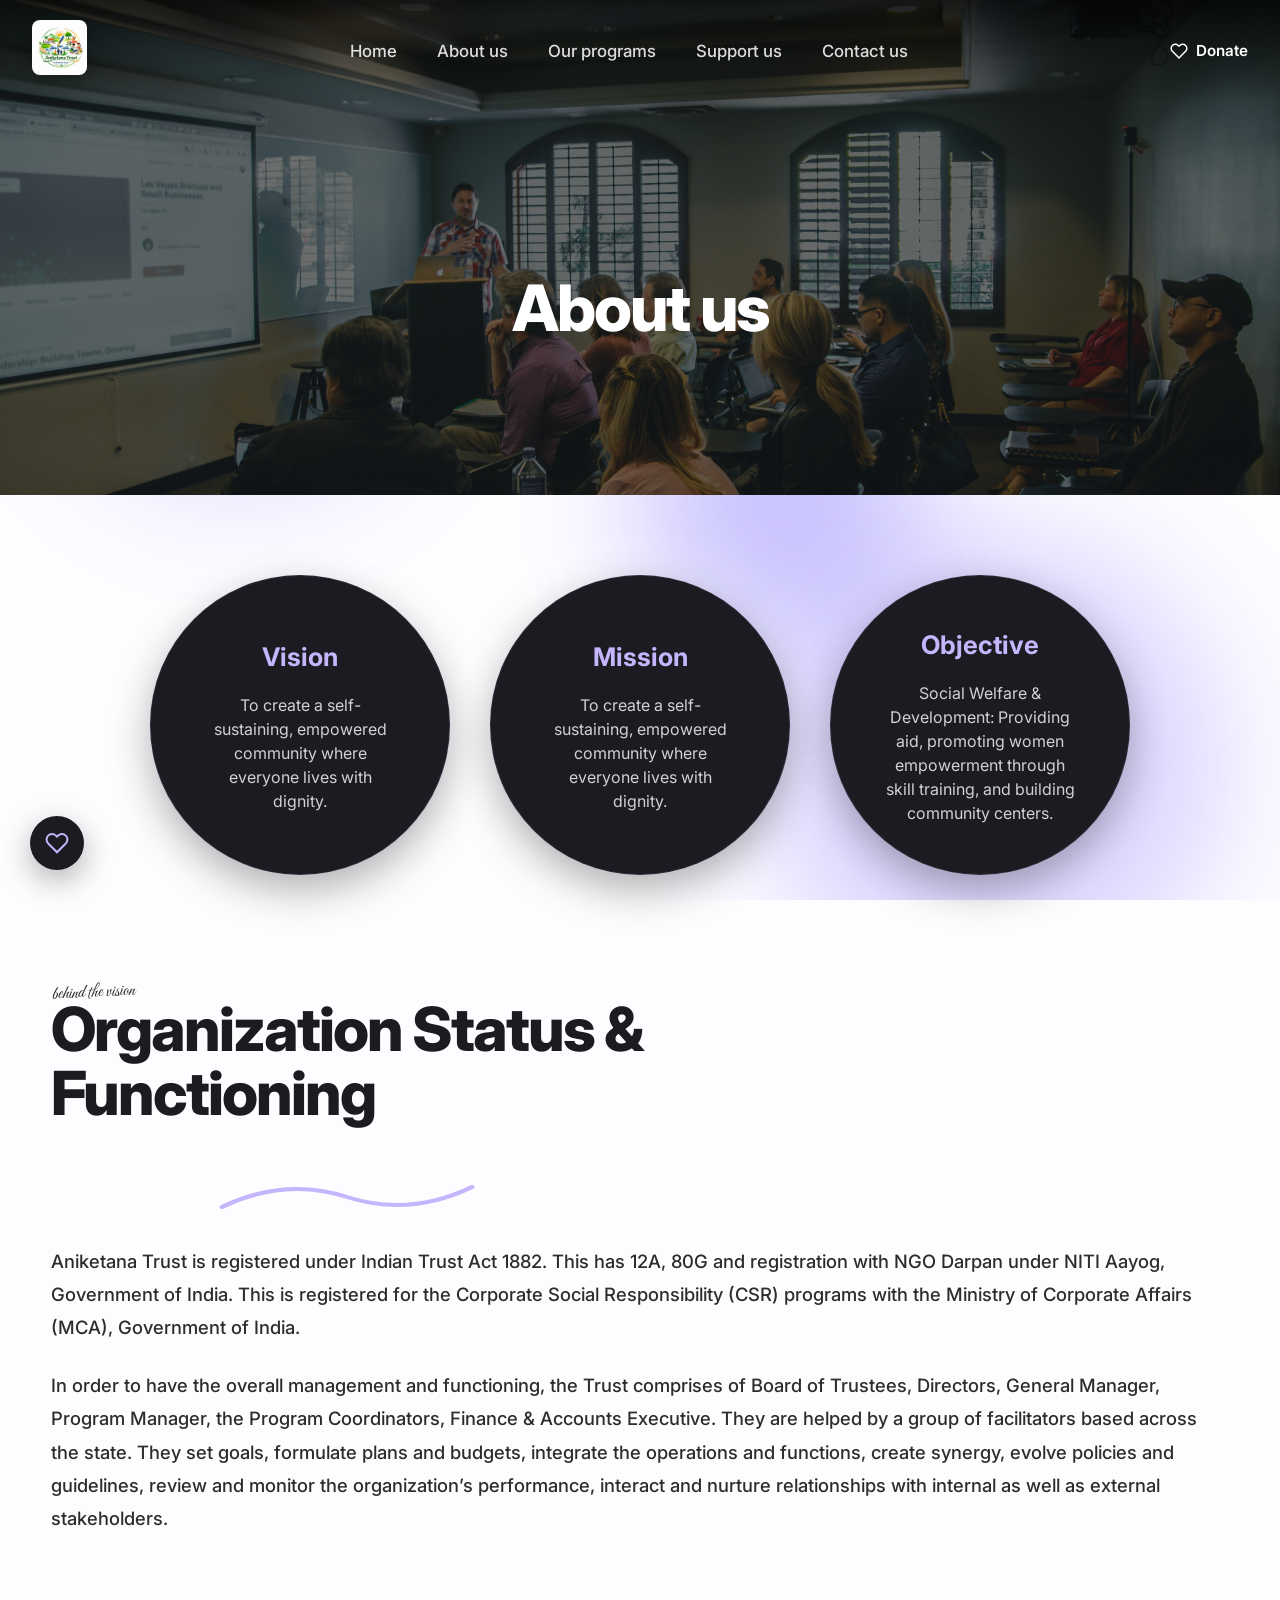
<file: about.html>
<!DOCTYPE html>
<html lang="en">

<head>
    <meta charset="UTF-8">
    <meta name="viewport" content="width=device-width, initial-scale=1.0">
    <title>About Us</title>
    <link rel="preconnect" href="https://fonts.googleapis.com">
    <link rel="preconnect" href="https://fonts.gstatic.com" crossorigin>
    <link
        href="https://fonts.googleapis.com/css2?family=Poppins:wght@300;400;500;600;700&family=Great+Vibes&family=Inter:wght@400;500;600;700&display=swap"
        rel="stylesheet">
    <link rel="stylesheet" href="style.css">
</head>

<body>
    <div class="progress-container">
        <div class="progress-bar" id="progressBar"></div>
    </div>

    <!-- Ambient Floating Orbs -->
    <div class="floating-orbs">
        <div class="orb orb-1"></div>
        <div class="orb orb-2"></div>
        <div class="orb orb-3"></div>
    </div>
    <header class="transparent-header">
        <nav class="nav-container">
            <div class="logo">
                <a href="index.html#home"><img src="logo.jpeg" alt="Aniketana Trust Logo"></a>
            </div>

            <ul class="nav-links">
                <li><a href="index.html">Home</a></li>
                <li><a href="about.html">About us</a></li>
                <li><a href="programs.html">Our programs</a></li>
                <li><a href="index.html#support">Support us</a></li>
                <li><a href="index.html#contact">Contact us</a></li>
            </ul>

            <button class="hamburger" id="hamburger">
                <span></span>
                <span></span>
                <span></span>
            </button>

            <div class="nav-actions">
                <a href="index.html#support" class="donate-btn">
                    <svg width="18" height="18" viewBox="0 0 24 24" fill="none" stroke="currentColor" stroke-width="2"
                        stroke-linecap="round" stroke-linejoin="round">
                        <path
                            d="M20.84 4.61a5.5 5.5 0 0 0-7.78 0L12 5.67l-1.06-1.06a5.5 5.5 0 0 0-7.78 7.78l1.06 1.06L12 21.23l7.78-7.78 1.06-1.06a5.5 5.5 0 0 0 0-7.78z">
                        </path>
                    </svg>
                    Donate
                </a>
            </div>
        </nav>
    </header>

    <main>
        <section class="hero-subpage" style="background-image: url('teaching.jpg');">
            <div class="hero-overlay"></div>
            <div class="hero-content">
                <h1 class="hero-headline">About us</h1>
            </div>
        </section>

        <section class="container" style="padding: 80px 0;">
            <div id="about">
                <div class="vm-cards">
                    <div class="vm-card">
                        <h3>Vision</h3>
                        <p>To create a self-sustaining, empowered community where everyone lives with dignity.</p>
                    </div>
                    <div class="vm-card">
                        <h3>Mission</h3>
                        <p>To create a self-sustaining, empowered community where everyone lives with dignity.</p>
                    </div>
                    <div class="vm-card">
                        <h3>Objective</h3>
                        <p>Social Welfare & Development: Providing aid, promoting women empowerment through skill
                            training, and building community centers.</p>
                    </div>
                </div>

                <div class="about-org-box animate-in">
                    <p class="section-accent">behind the vision</p>
                    <h2>
                        Organization Status & <br> Functioning
                        <svg class="section-swoosh" viewBox="0 0 200 40" preserveAspectRatio="none">
                            <path d="M0 35 Q 50 5, 100 25 T 200 15" fill="none" class="animated-swoosh" />
                        </svg>
                        <br> <br>
                    </h2>
                    <p>Aniketana Trust is registered under Indian Trust Act 1882. This has 12A, 80G and registration
                        with NGO Darpan under NITI Aayog, Government of India. This is registered for the Corporate
                        Social Responsibility (CSR) programs with the Ministry of Corporate Affairs (MCA), Government of
                        India.</p>
                    <p>In order to have the overall management and functioning, the Trust comprises of Board of
                        Trustees, Directors, General Manager, Program Manager, the Program Coordinators, Finance &
                        Accounts Executive. They are helped by a group of facilitators based across the state. They set
                        goals, formulate plans and budgets, integrate the operations and functions, create synergy,
                        evolve policies and guidelines, review and monitor the organization’s performance, interact and
                        nurture relationships with internal as well as external stakeholders.</p>
                </div>
            </div>
        </section>
    </main>

    <!-- Floating Support Badge -->
    <a href="index.html#support" class="floating-badge">
        <div class="badge-content">
            <svg width="24" height="24" viewBox="0 0 24 24" fill="none" stroke="currentColor" stroke-width="2">
                <path
                    d="M20.84 4.61a5.5 5.5 0 0 0-7.78 0L12 5.67l-1.06-1.06a5.5 5.5 0 0 0-7.78 7.78l1.06 1.06L12 21.23l7.78-7.78 1.06-1.06a5.5 5.5 0 0 0 0-7.78z">
                </path>
            </svg>
            <span>Support Us</span>
        </div>
    </a>

    <!-- Scroll to Top Button -->
    <a href="#" class="scroll-top" id="scrollTop">
        &#8593;
    </a>

    <script>
        // Scroll handling: top button & progress bar
        const scrollBtn = document.getElementById('scrollTop');
        const progBar = document.getElementById('progressBar');

        if (scrollBtn || progBar) {
            window.addEventListener('scroll', function () {
                const winScroll = document.body.scrollTop || document.documentElement.scrollTop;
                const height = document.documentElement.scrollHeight - document.documentElement.clientHeight;
                const scrolled = (winScroll / height) * 100;

                if (progBar) progBar.style.width = scrolled + "%";

                if (scrollBtn) {
                    if (winScroll > 300) {
                        scrollBtn.classList.add('show');
                    } else {
                        scrollBtn.classList.remove('show');
                    }
                }
            });
        }

        // Intersection Observer for Scroll Animations
        const observerOptions = {
            threshold: 0.15
        };

        const observer = new IntersectionObserver((entries) => {
            entries.forEach(entry => {
                if (entry.isIntersecting) {
                    entry.target.classList.add('animate-in');
                }
            });
        }, observerOptions);

        document.querySelectorAll('section, .vm-card, .about-org-box').forEach(el => {
            observer.observe(el);
        });

        // Mobile Menu Toggle
        const hamburger = document.getElementById('hamburger');
        const navLinks = document.querySelector('.nav-links');
        if (hamburger && navLinks) {
            hamburger.addEventListener('click', () => {
                hamburger.classList.toggle('active');
                navLinks.classList.toggle('active');
            });

            // Close menu when clicking a link
            document.querySelectorAll('.nav-links a').forEach(link => {
                link.addEventListener('click', () => {
                    hamburger.classList.remove('active');
                    navLinks.classList.remove('active');
                });
            });
        }
    </script>
</body>

</html>
</file>
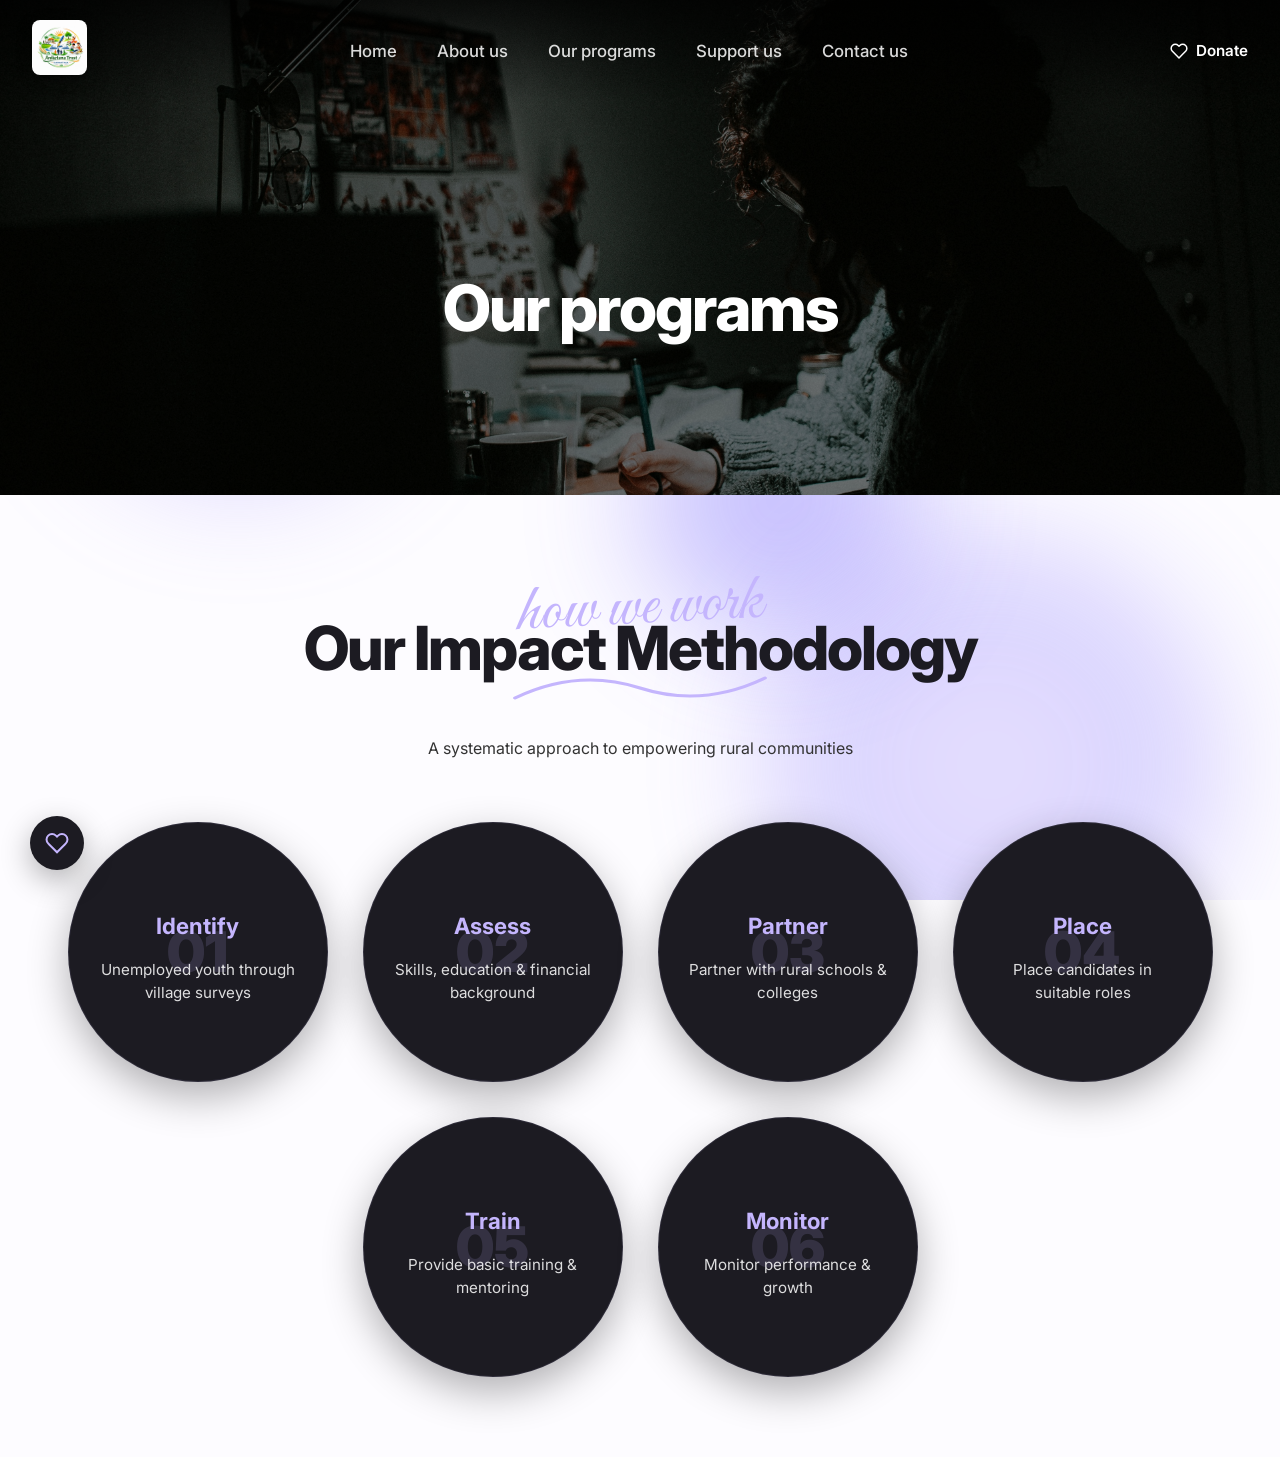
<file: programs.html>
<!DOCTYPE html>
<html lang="en">

<head>
    <meta charset="UTF-8">
    <meta name="viewport" content="width=device-width, initial-scale=1.0">
    <title>Programs</title>
    <link rel="preconnect" href="https://fonts.googleapis.com">
    <link rel="preconnect" href="https://fonts.gstatic.com" crossorigin>
    <link
        href="https://fonts.googleapis.com/css2?family=Poppins:wght@300;400;500;600;700&family=Great+Vibes&family=Inter:wght@400;500;600;700&display=swap"
        rel="stylesheet">
    <link rel="stylesheet" href="style.css">
</head>

<body>
    <div class="progress-container">
        <div class="progress-bar" id="progressBar"></div>
    </div>

    <!-- Ambient Floating Orbs -->
    <div class="floating-orbs">
        <div class="orb orb-1"></div>
        <div class="orb orb-2"></div>
        <div class="orb orb-3"></div>
    </div>

    <header class="transparent-header">
        <nav class="nav-container">
            <div class="logo">
                <a href="index.html#home"><img src="logo.jpeg" alt="Aniketana Trust Logo"></a>
            </div>

            <ul class="nav-links">
                <li><a href="index.html">Home</a></li>
                <li><a href="about.html">About us</a></li>
                <li><a href="programs.html">Our programs</a></li>
                <li><a href="index.html#support">Support us</a></li>
                <li><a href="index.html#contact">Contact us</a></li>
            </ul>

            <button class="hamburger" id="hamburger">
                <span></span>
                <span></span>
                <span></span>
            </button>

            <div class="nav-actions">
                <a href="index.html#support" class="donate-btn">
                    <svg width="18" height="18" viewBox="0 0 24 24" fill="none" stroke="currentColor" stroke-width="2"
                        stroke-linecap="round" stroke-linejoin="round">
                        <path
                            d="M20.84 4.61a5.5 5.5 0 0 0-7.78 0L12 5.67l-1.06-1.06a5.5 5.5 0 0 0-7.78 7.78l1.06 1.06L12 21.23l7.78-7.78 1.06-1.06a5.5 5.5 0 0 0 0-7.78z">
                        </path>
                    </svg>
                    Donate
                </a>
            </div>
        </nav>
    </header>

    <main>
        <section class="hero-subpage" style="background-image: url('skill.jpg');">
            <div class="hero-overlay"></div>
            <div class="hero-content">
                <h1 class="hero-headline">Our programs</h1>
            </div>
        </section>

        <section class="container" style="padding: 80px 0;">
            <div class="section-header animate-in">
                <p class="section-accent">how we work</p>
                <h2>
                    Our Impact Methodology
                    <svg class="section-swoosh" viewBox="0 0 200 40" preserveAspectRatio="none">
                        <path d="M0 35 Q 50 5, 100 25 T 200 15" fill="none" class="animated-swoosh" />
                    </svg>
                </h2>
                <p>A systematic approach to empowering rural communities</p>
            </div>
            <div class="process-grid" id="programs">
                <div class="process-card">
                    <div class="step-num">01</div>
                    <h3>Identify</h3>
                    <p>Unemployed youth through village surveys</p>
                </div>
                <div class="process-card">
                    <div class="step-num">02</div>
                    <h3>Assess</h3>
                    <p>Skills, education & financial background</p>
                </div>
                <div class="process-card">
                    <div class="step-num">03</div>
                    <h3>Partner</h3>
                    <p>Partner with rural schools & colleges</p>
                </div>
                <div class="process-card">
                    <div class="step-num">04</div>
                    <h3>Place</h3>
                    <p>Place candidates in suitable roles</p>
                </div>
                <div class="process-card">
                    <div class="step-num">05</div>
                    <h3>Train</h3>
                    <p>Provide basic training & mentoring</p>
                </div>
                <div class="process-card">
                    <div class="step-num">06</div>
                    <h3>Monitor</h3>
                    <p>Monitor performance & growth</p>
                </div>
            </div>
        </section>
    </main>

    <!-- Floating Support Badge -->
    <a href="index.html#support" class="floating-badge">
        <div class="badge-content">
            <svg width="24" height="24" viewBox="0 0 24 24" fill="none" stroke="currentColor" stroke-width="2">
                <path
                    d="M20.84 4.61a5.5 5.5 0 0 0-7.78 0L12 5.67l-1.06-1.06a5.5 5.5 0 0 0-7.78 7.78l1.06 1.06L12 21.23l7.78-7.78 1.06-1.06a5.5 5.5 0 0 0 0-7.78z">
                </path>
            </svg>
            <span>Support Us</span>
        </div>
    </a>

    <!-- Scroll to Top Button -->
    <a href="#" class="scroll-top" id="scrollTop">
        &#8593;
    </a>

    <script>
        const scrollBtn = document.getElementById('scrollTop');
        const progBar = document.getElementById('progressBar');

        if (scrollBtn || progBar) {
            window.addEventListener('scroll', function () {
                const winScroll = document.body.scrollTop || document.documentElement.scrollTop;
                const height = document.documentElement.scrollHeight - document.documentElement.clientHeight;
                const scrolled = (winScroll / height) * 100;

                if (progBar) progBar.style.width = scrolled + "%";

                if (scrollBtn) {
                    if (winScroll > 300) {
                        scrollBtn.classList.add('show');
                    } else {
                        scrollBtn.classList.remove('show');
                    }
                }
            });
        }

        // Intersection Observer for Scroll Animations
        const observerOptions = {
            threshold: 0.15
        };

        const observer = new IntersectionObserver((entries) => {
            entries.forEach(entry => {
                if (entry.isIntersecting) {
                    entry.target.classList.add('animate-in');
                }
            });
        }, observerOptions);

        document.querySelectorAll('section, .process-card').forEach(el => {
            observer.observe(el);
        });

        // Mobile Menu Toggle
        const hamburger = document.getElementById('hamburger');
        const navLinks = document.querySelector('.nav-links');
        if (hamburger && navLinks) {
            hamburger.addEventListener('click', () => {
                hamburger.classList.toggle('active');
                navLinks.classList.toggle('active');
            });

            // Close menu when clicking a link
            document.querySelectorAll('.nav-links a').forEach(link => {
                link.addEventListener('click', () => {
                    hamburger.classList.remove('active');
                    navLinks.classList.remove('active');
                });
            });
        }
    </script>
</body>

</html>
</file>
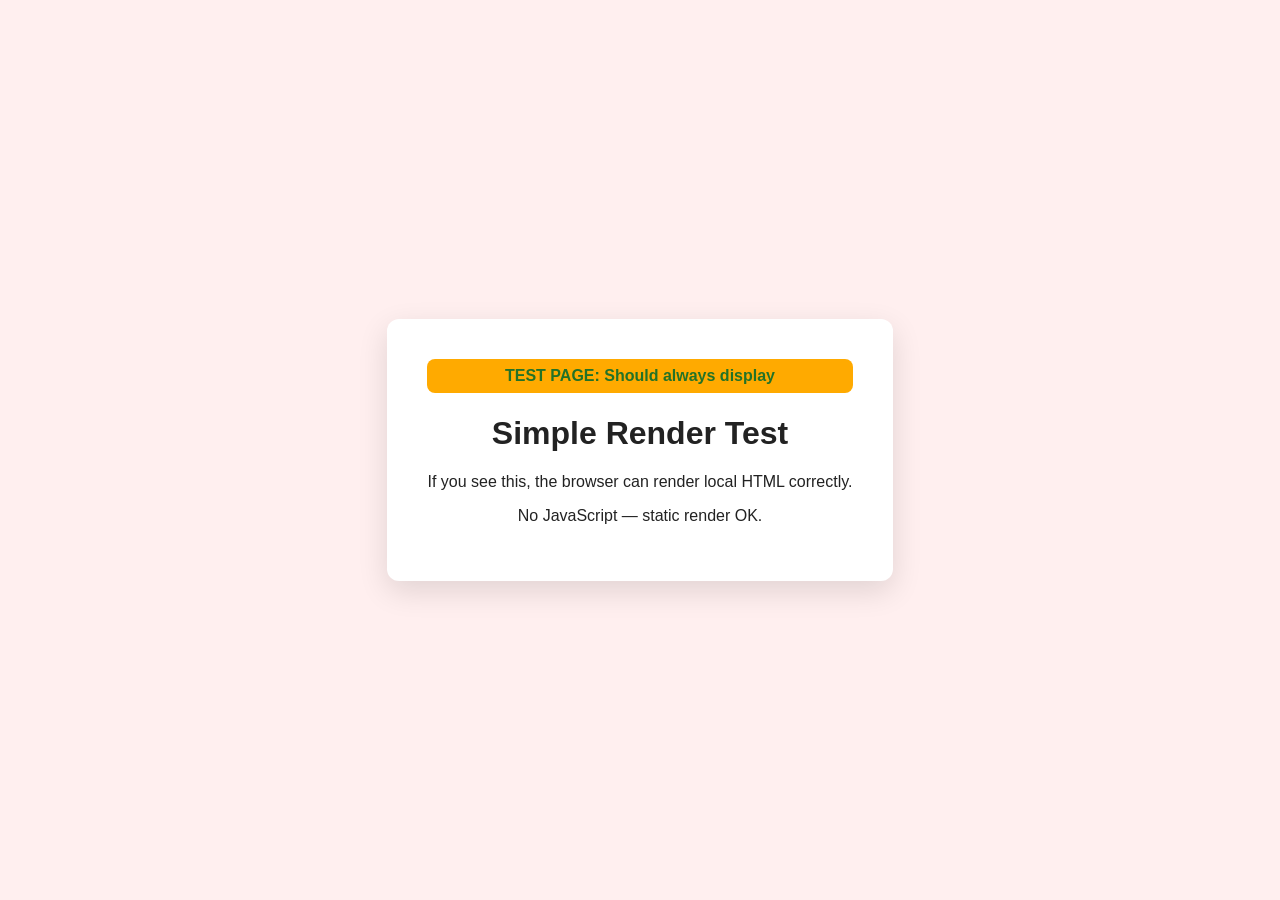
<file: test-render.html>
<!doctype html>
<html>
<head>
  <meta charset="utf-8">
  <title>Render Test</title>
  <style>body{background:#ffefef;font-family:Arial,sans-serif;color:#222;display:flex;align-items:center;justify-content:center;height:100vh;margin:0}#box{background:#fff;padding:40px;border-radius:12px;box-shadow:0 10px 30px rgba(0,0,0,0.12);text-align:center}#debug{background:#FFAA00;color:#237227;padding:8px 12px;border-radius:8px;margin-bottom:12px;font-weight:700}</style>
</head>
<body>
  <div id="box">
    <div id="debug">TEST PAGE: Should always display</div>
    <h1>Simple Render Test</h1>
    <p>If you see this, the browser can render local HTML correctly.</p>
    <p id="log">No JavaScript — static render OK.</p>
  </div>
  <!-- JavaScript removed for static rendering -->
</body>
</html>
</file>
<file: style.css>
* {
    margin: 0;
    padding: 0;
    box-sizing: border-box;
    font-family: 'Inter', sans-serif;
}

html {
    scroll-behavior: smooth;
}

body {
    background: #fdfcff;
    color: #333;
    line-height: 1.6;
    position: relative; /* Ensure orbs can sit behind */
}

.container {
    width: 92%;
    max-width: 1400px;
    margin: auto;
}

/* NAVBAR - INSPIRED */
.transparent-header {
    position: absolute;
    top: 0;
    left: 0;
    width: 100%;
    z-index: 1000;
    background: linear-gradient(to bottom, rgba(0, 0, 0, 0.7) 0%, rgba(0, 0, 0, 0) 100%);
    border-bottom: none;
}

/* PROGRESS BAR */
.progress-container {
    position: fixed;
    top: 0;
    left: 0;
    width: 100%;
    height: 3px;
    background: transparent;
    z-index: 9999;
}

.progress-bar {
    height: 100%;
    background: #6d5dfc;
    width: 0%;
    transition: width 0.1s ease;
    box-shadow: 0 0 10px rgba(109, 93, 252, 0.5);
}

/* FLOATING ORBS BACKGROUND */
.floating-orbs {
    position: fixed;
    top: 0;
    left: 0;
    width: 100%;
    height: 100%;
    pointer-events: none;
    z-index: -1;
    overflow: hidden;
}

.orb {
    position: absolute;
    border-radius: 50%;
    filter: blur(60px); /* Slightly sharper blur */
    opacity: 0.35; /* Much more visible */
    will-change: transform;
    pointer-events: none;
}

.orb-1 {
    width: 350px;
    height: 350px;
    background: radial-gradient(circle, #6d5dfc, #c4b5fd);
    top: 15%;
    left: 5%;
    animation: orbFloat1 25s infinite alternate ease-in-out;
}

.orb-2 {
    width: 450px;
    height: 450px;
    background: radial-gradient(circle, #c4b5fd, #6d5dfc);
    top: 60%;
    right: 5%;
    animation: orbFloat2 30s infinite alternate ease-in-out;
}

.orb-3 {
    width: 280px;
    height: 280px;
    background: #6d5dfc;
    top: 40%;
    left: 50%;
    animation: orbFloat3 22s infinite alternate ease-in-out;
}

@keyframes orbFloat1 {
    from { transform: translate(0, 0); }
    to { transform: translate(50px, 100px); }
}

@keyframes orbFloat2 {
    from { transform: translate(0, 0); }
    to { transform: translate(-80px, -50px); }
}

@keyframes orbFloat3 {
    from { transform: translate(0, 0); }
    to { transform: translate(30px, -70px); }
}

.nav-container {
    width: 95%;
    max-width: 1600px;
    margin: auto;
    display: flex;
    justify-content: space-between;
    align-items: center;
    padding: 20px 0;
}

.logo img {
    height: 55px;
    border-radius: 8px;
    transition: transform 0.3s;
    box-shadow: 0 4px 15px rgba(0, 0, 0, 0.3);
}

/* HAMBURGER MENU */
.hamburger {
    display: none;
    cursor: pointer;
    background: none;
    border: none;
    padding: 10px;
    z-index: 1001;
}

.hamburger span {
    display: block;
    width: 28px;
    height: 3px;
    background: #1c1b22;
    margin: 5px 0;
    transition: 0.3s;
    border-radius: 3px;
}

.hamburger.active span:nth-child(1) {
    transform: rotate(45deg) translate(5px, 6px);
}

.hamburger.active span:nth-child(2) {
    opacity: 0;
}

.hamburger.active span:nth-child(3) {
    transform: rotate(-45deg) translate(7px, -8px);
}
.logo img:hover {
    transform: scale(1.03);
}

.nav-links {
    display: flex;
    gap: 40px;
    list-style: none;
}

.nav-links a {
    text-decoration: none;
    color: rgba(255, 255, 255, 0.85);
    font-family: 'Inter', sans-serif;
    font-size: 1.05rem;
    font-weight: 500;
    transition: all 0.3s ease;
    position: relative;
    padding-bottom: 5px;
}

.nav-links a::after {
    content: '';
    position: absolute;
    bottom: 0;
    left: 0;
    width: 0%;
    height: 2px;
    background: #c4b5fd;
    transition: width 0.3s ease;
}

.nav-links a:hover {
    color: #fff;
    transform: translateY(-2px);
}

.nav-links a:hover::after {
    width: 100%;
}

.nav-actions {
    display: flex;
    align-items: center;
    gap: 20px;
}

.donate-btn {
    display: flex;
    align-items: center;
    gap: 8px;
    color: #fff;
    text-decoration: none;
    font-family: 'Inter', sans-serif;
    font-weight: 600;
    font-size: 0.95rem;
    transition: transform 0.3s;
}

.donate-btn:hover {
    transform: scale(1.05);
}

/* HERO SECTION - INSPIRED */
.hero-inspired {
    position: relative;
    width: 100%;
    height: 100vh;
    min-height: 700px;
    background: url('hero-img.png') no-repeat center center;
    background-size: cover;
    display: flex;
    align-items: center;
    justify-content: center;
    overflow: hidden;
}

.hero-overlay {
    position: absolute;
    top: 0;
    left: 0;
    width: 100%;
    height: 100%;
    background: rgba(0, 0, 0, 0.45);
    /* Dark overlay to make text pop */
    z-index: 1;
}

.hero-content {
    position: relative;
    z-index: 2;
    text-align: center;
    color: #fff;
    padding: 0 20px;
    margin-top: 60px;
    /* Offset for header */
}

.hero-headline {
    font-family: 'Inter', sans-serif;
    font-size: 5.5rem; /* Slightly smaller for the brand name */
    font-weight: 800;
    line-height: 1;
    letter-spacing: -2px;
    margin-bottom: 5px;
}

.hero-subline {
    font-size: 1.8rem;
    font-weight: 500;
    color: rgba(255, 255, 255, 0.95);
    letter-spacing: 0.02em;
    text-transform: none; /* Non-uppercase */
    margin-bottom: 25px;
    opacity: 0.95;
}

.hero-script {
    font-family: 'Great Vibes', cursive;
    font-size: 4rem;
    color: #c4b5fd;
    transform: rotate(-3deg);
    margin-top: -15px;
}

/* Swoosh styling for cursive flourish */
.hero-swoosh {
    position: absolute;
    left: 50%;
    bottom: -65px; /* Slightly above as requested */
    transform: translateX(-50%);
    width: 600px;
    height: 150px;
    z-index: 3;
    pointer-events: none;
}

.animated-swoosh {
    stroke: #c4b5fd;
    stroke-width: 4;
    stroke-linecap: round;
    stroke-dasharray: 1000;
    stroke-dashoffset: 1000;
}

.animate-in .animated-swoosh {
    animation: draw 2s ease-in-out forwards;
}

@keyframes draw {
    to {
        stroke-dashoffset: 0;
    }
}

/* SUBPAGE HERO */
.hero-subpage {
    position: relative;
    width: 100%;
    height: 55vh;
    min-height: 400px;
    background-size: cover;
    background-position: center;
    background-repeat: no-repeat;
    display: flex;
    align-items: center;
    justify-content: center;
}

.hero-subpage .hero-overlay {
    background: rgba(0, 0, 0, 0.55);
}

.hero-subpage .hero-headline {
    font-size: 4rem;
    margin-top: 60px;
    margin-bottom: 0;
}

/* ABOUT & PROGRAMS PAGES BEAUTIFICATION */
.vm-cards {
    display: flex;
    justify-content: center;
    gap: 40px;
    flex-wrap: wrap;
    margin-bottom: 80px;
}

.vm-card {
    width: 300px;
    height: 300px;
    border-radius: 50%;
    background: #1c1b22; /* Dark like pill */
    color: white;
    padding: 40px;
    display: flex;
    flex-direction: column;
    align-items: center;
    justify-content: center;
    text-align: center;
    border: 1px solid rgba(196, 181, 253, 0.1);
    box-shadow: 0 15px 40px rgba(0, 0, 0, 0.3);
    transition: all 0.5s cubic-bezier(0.25, 1, 0.5, 1);
}

.vm-card:hover {
    transform: translateY(-12px) scale(1.05);
    background: #25242d;
    box-shadow: 0 25px 60px rgba(0, 0, 0, 0.5);
}

.vm-card h3 {
    font-size: 1.6rem;
    margin-bottom: 15px;
    color: #c4b5fd; /* Lavender accent for dark theme */
    font-weight: 700;
}

.vm-card p {
    color: rgba(255, 255, 255, 0.8);
    font-size: 1rem;
    line-height: 1.5;
    max-width: 90%;
}

.about-org-box {
    background: transparent;
    padding: 0;
    border-radius: 0;
    box-shadow: none;
    line-height: 1.8;
    text-align: left;
    margin-top: 50px;
}

.about-org-box p {
    color: #2d2d2d;
    margin-bottom: 25px;
    font-size: 1.15rem;
    font-weight: 500;
}

/* Ensure swoosh stays left for left-aligned headers */
.about-left .section-swoosh, .about-org-box .section-swoosh {
    left: 0;
    transform: none;
}

/* PROGRAMS PROCESS GRID */
.process-grid {
    display: flex;
    justify-content: center;
    gap: 35px;
    flex-wrap: wrap;
    margin-top: 50px;
}

.process-card {
    width: 260px;
    height: 260px;
    border-radius: 50%;
    background: #1c1b22; /* Dark theme */
    padding: 30px;
    display: flex;
    flex-direction: column;
    align-items: center;
    justify-content: center;
    text-align: center;
    box-shadow: 0 15px 40px rgba(0, 0, 0, 0.3);
    position: relative;
    transition: all 0.5s cubic-bezier(0.25, 1, 0.5, 1);
    border: 1px solid rgba(196, 181, 253, 0.1);
}

.process-card:hover {
    transform: translateY(-12px) scale(1.05);
    background: #25242d;
    box-shadow: 0 25px 60px rgba(0, 0, 0, 0.5);
}

.step-num {
    font-size: 3.5rem;
    font-weight: 900;
    color: rgba(196, 181, 253, 0.15); /* Brighter lavender for dark bg */
    position: absolute;
    top: 50%;
    left: 50%;
    transform: translate(-50%, -50%);
    line-height: 1;
    z-index: 1;
}

.process-card h3 {
    font-size: 1.4rem;
    color: #c4b5fd; /* Soft purple */
    margin-bottom: 15px;
    margin-top: 10px;
    position: relative;
    z-index: 2;
    font-weight: 700;
}

.process-card p {
    color: rgba(255, 255, 255, 0.85);
    line-height: 1.5;
    position: relative;
    z-index: 2;
    font-size: 0.95rem;
}

/* SECTIONS */

section {
    padding: 120px 0;
}

.section-header {
    text-align: center;
    margin-bottom: 60px;
}

.section-accent {
    font-family: 'Great Vibes', cursive;
    color: #c4b5fd; /* Soft Lavender */
    font-size: 4.2rem;
    margin-bottom: -25px;
    transform: rotate(-3deg);
    display: block;
    line-height: 1;
    z-index: 2;
    position: relative;
}

.section-header h2, .about-left h2, .about-org-box h2 {
    color: #1c1b22;
    font-size: 3.8rem; /* chunky and large */
    font-weight: 800; /* extra bold */
    line-height: 1.05; /* tight spacing like the image */
    letter-spacing: -2px;
    position: relative;
    display: inline-block;
    text-transform: none; /* keep original casing */
    margin-bottom: 55px; /* Added spacing after the heading */
}

.section-header .section-swoosh, .about-left .section-swoosh, .about-org-box .section-swoosh {
    position: absolute;
    bottom: -22px; /* Balanced height to avoid overlap with chunky text */
    left: 50%;
    transform: translateX(-50%);
    width: 250px;
    height: 40px;
    pointer-events: none;
    overflow: visible;
}

.about-left {
    text-align: left;
}

.section-header .animated-swoosh {
    stroke: #c4b5fd;
    stroke-width: 3;
    stroke-linecap: round;
    stroke-dasharray: 1000;
    stroke-dashoffset: 1000;
    animation: draw 2s ease-in-out forwards;
}

/* ABOUT */

.about-container {
    display: grid;
    grid-template-columns: 1fr 2fr;
    gap: 70px;
    align-items: flex-start;
}

.about-right p {
    color: #2d2d2d;
    font-size: 1.15rem;
    line-height: 1.9;
    letter-spacing: 0.015em;
    font-weight: 500;
    margin-bottom: 28px;
    text-align: justify;
}

/* PROGRAMS CAROUSEL */
.programs {
    background: #f7f4ff; /* Very light purple */
}

.carousel-wrapper {
    position: relative;
    max-width: 1400px;
    margin: 0 auto;
    padding-bottom: 20px;
    overflow: hidden;
    /* Prevent horizontal scrollbars from translated elements */
}

.jobs-carousel {
    position: relative;
    height: 580px;
    width: 100%;
    margin: 0 auto;
}

.job-card {
    position: absolute;
    left: 50%;
    top: 50%;
    background: rgba(255, 255, 255, 0.96);
    border-radius: 24px;
    box-shadow: 0 10px 25px rgba(0, 0, 0, 0.08);
    overflow: hidden;
    transition: transform 0.6s cubic-bezier(0.25, 1.0, 0.5, 1.0), opacity 0.6s ease, z-index 0.6s, box-shadow 0.6s, border 0.6s;
    width: 380px;
    opacity: 0;
    pointer-events: none;
    z-index: 0;
    transform: translate(-50%, -50%) scale(0.6);
    border: 3px solid transparent;
}

.job-card.active {
    box-shadow: 0 30px 60px rgba(28, 27, 34, 0.15);
    border: none; /* Removed outline */
    background: #ffffff;
}

.job-card img {
    width: 100%;
    height: 280px;
    object-fit: cover;
}

.job-card h3 {
    margin: 24px 20px 10px;
    color: #1c1b22;
    font-size: 1.5rem;
    font-weight: 700;
    text-align: center;
}

.job-card p {
    margin: 0 20px 30px;
    color: #4a4a4a;
    font-size: 1.05rem;
    font-weight: 500;
    line-height: 1.7;
    text-align: center;
}

/* CAROUSEL CONTROLS */
.carousel-controls {
    display: flex;
    justify-content: center;
    align-items: center;
    gap: 24px;
    margin-top: 20px;
}

.carousel-arrow {
    width: 48px;
    height: 48px;
    border-radius: 50%;
    border: 1px solid #1c1b22;
    background: #1c1b22;
    display: flex;
    align-items: center;
    justify-content: center;
    cursor: pointer;
    color: #fff;
    transition: all 0.3s ease;
}

.carousel-arrow:hover {
    background: #000;
    border-color: #000;
    transform: scale(1.1);
}

.carousel-dots {
    display: flex;
    gap: 12px;
}

.carousel-dot {
    width: 12px;
    height: 12px;
    border-radius: 50%;
    background: #d0d0d0;
    cursor: pointer;
    transition: all 0.3s ease;
}

.carousel-dot.active {
    background: #6d5dfc;
    transform: scale(1.3);
}

/* SUPPORT */

.support {
    background: #f7f4ff; /* Very light purple */
    padding: 120px 0;
}

.support-grid {
    display: flex;
    justify-content: center;
    gap: 40px;
    flex-wrap: wrap;
    margin-top: 50px;
}

.support-card {
    width: 280px;
    height: 280px;
    border-radius: 50%;
    background: white; /* Light cards */
    color: #1c1b22;
    display: flex;
    flex-direction: column;
    align-items: center;
    justify-content: center;
    position: relative;
    overflow: hidden;
    cursor: pointer;
    transition: all 0.5s cubic-bezier(0.25, 1, 0.5, 1);
    text-align: center;
    padding: 30px;
    border: 1px solid rgba(28, 27, 34, 0.1);
    box-shadow: 0 10px 30px rgba(28, 27, 34, 0.05);
}

.support-card:hover {
    transform: translateY(-12px);
    border-color: #6d5dfc;
    box-shadow: 0 20px 50px rgba(109, 93, 252, 0.1);
}

.support-card img {
    width: 65px;
    margin-bottom: 20px;
    /* Removed filter to use original image colors */
    transition: transform 0.4s ease;
}

.support-card:hover img {
    transform: scale(1.1);
}

.support-card h3 {
    font-size: 1.4rem;
    color: #1c1b22;
    font-weight: 700;
    margin-bottom: 10px;
}

.support-card p {
    font-size: 1rem;
    color: #4a4a4a;
    font-weight: 500;
    line-height: 1.6;
    max-width: 85%;
}

/* CONTACT */

.contact-info {
    text-align: center;
    line-height: 2;
}

/* FOOTER */

footer {
    background: #1c1b22;
    color: white;
    text-align: center;
    padding: 60px 0;
}

/* RESPONSIVE */

@media(max-width:900px) {

    .vm-cards {
        grid-template-columns: 1fr;
    }

    .support-grid {
        grid-template-columns: 1fr;
    }

    .about-container {
        grid-template-columns: 1fr;
    }

    .hero-headline {
        font-size: 3rem;
    }

    .hero-script {
        font-size: 2.8rem;
    }

    .nav-links {
        display: none;
        /* simple mobile clear out */
    }

}

@media(max-width:600px) {

    .hero-headline {
        font-size: 2.2rem;
    }

    .hero-script {
        font-size: 2.2rem;
    }

}

/* Pill-shaped orange stats (match provided design) */
.stats-bleed {
    width: 100%;
    display: flex;
    justify-content: center;
    padding: 36px 0 18px;
    /* increased top/bottom spacing */
    background: transparent;
}

.pill-inner {
    max-width: 950px;
    width: 100%;
    margin: 0 auto;
    background: #1c1b22;
    border-radius: 500px; /* More rounder - full pill */
    padding: 60px 40px;
    box-shadow: 0 20px 50px rgba(0, 0, 0, 0.2);
    display: flex;
    flex-direction: column;
    align-items: center;
    justify-content: center;
}

.pill-header {
    text-align: center;
    margin-bottom: 50px;
    color: #fff;
}

.pill-header h2 {
    font-size: 2.1rem;
    font-weight: 600;
    line-height: 1.3;
    letter-spacing: -0.02em;
}

.pill-grid {
    display: flex;
    gap: 70px;
    justify-content: center;
    align-items: flex-start;
    flex-wrap: wrap;
}

.pill-item {
    display: flex;
    flex-direction: column;
    align-items: center;
    max-width: 180px;
}

.pill-bubble,
.pill-bubble-inner {
    background: transparent;
    box-shadow: none;
    width: auto;
    height: auto;
}

.pill-bubble::before {
    display: none;
}

.pill-number {
    font-family: 'Great Vibes', cursive;
    font-size: 4rem;
    font-weight: 400;
    color: #c4b5fd;
    /* light purple */
    line-height: 1;
}

.pill-label {
    margin-top: 15px;
    color: rgba(255, 255, 255, 0.6);
    font-size: 0.95rem;
    text-align: center;
    line-height: 1.5;
}

@media(max-width:900px) {
    .pill-grid {
        gap: 28px
    }

    .pill-bubble {
        width: 96px;
        height: 96px
    }

    .pill-bubble-inner {
        width: 72px;
        height: 72px
    }

    .pill-number {
        font-size: 20px
    }
}

@media(max-width: 1024px) {
    .about-container {
        grid-template-columns: 1fr;
        gap: 40px;
    }
}

@media(max-width: 768px) {
    .hamburger {
        display: block;
    }

    .nav-links {
        position: fixed;
        top: 0;
        right: -100%;
        width: 80%;
        height: 100vh;
        background: #fdfcff;
        flex-direction: column;
        justify-content: center;
        align-items: center;
        gap: 30px;
        transition: 0.4s cubic-bezier(0.4, 0, 0.2, 1);
        z-index: 1000;
        box-shadow: -10px 0 30px rgba(0,0,0,0.1);
    }

    .nav-links.active {
        right: 0;
    }

    .nav-links a {
        font-size: 1.5rem;
    }

    .nav-actions {
        display: none; /* Hide donate in nav for mobile, keep in side menu if needed */
    }

    .hero-headline {
        font-size: 3.2rem;
    }

    .hero-subline {
        font-size: 1.1rem;
        padding: 0 10px;
    }

    .section-header h2, .about-left h2, .about-org-box h2 {
        font-size: 2.2rem;
    }

    .section-accent {
        font-size: 2.8rem;
    }

    /* Circular Cards Scaling */
    .vm-card {
        width: 220px;
        height: 220px;
        padding: 30px;
    }

    .vm-card h3 { font-size: 1.3rem; }
    .vm-card p { font-size: 0.9rem; }

    .process-card {
        width: 180px;
        height: 180px;
        padding: 15px;
    }

    .step-num {
        font-size: 2rem;
    }

    .process-card h3 { font-size: 1rem; }
    .process-card p { font-size: 0.8rem; }

    /* What We Do Carousel Responsiveness */
    .jobs-carousel {
        height: 480px;
    }

    .job-card {
        width: 280px;
    }

    .job-card img {
        height: 200px;
    }

    .pill-inner {
        padding: 40px 15px;
    }
}

@media(max-width: 480px) {
    .hero-headline {
        font-size: 2.5rem;
    }

    .job-card {
        width: 240px;
    }

    .vm-card, .process-card {
        width: 220px;
        height: 220px;
    }

    .section-header h2 {
        font-size: 1.8rem;
    }
}



/* SCROLL TOP BUTTON */
.scroll-top {
    position: fixed;
    bottom: 30px;
    right: 30px;
    width: 60px;
    height: 60px;
    background-color: #1c1b22;
    color: #c4b5fd;
    border-radius: 50%;
    display: flex;
    align-items: center;
    justify-content: center;
    font-size: 28px;
    text-decoration: none;
    box-shadow: 0 5px 15px rgba(0, 0, 0, 0.2);
    opacity: 0;
    pointer-events: none;
    transition: all 0.3s ease-in-out;
    z-index: 9999;
}

.scroll-top.show {
    opacity: 1;
    pointer-events: auto;
}

/* FLOATING SUPPORT BADGE */
.floating-badge {
    position: fixed;
    bottom: 30px;
    left: 30px;
    z-index: 999;
    background: #1c1b22; /* Dark theme */
    color: #fff;
    text-decoration: none;
    border-radius: 50px;
    padding: 15px;
    display: flex;
    align-items: center;
    box-shadow: 0 10px 30px rgba(0, 0, 0, 0.3);
    transition: all 0.4s cubic-bezier(0.4, 0, 0.2, 1);
    overflow: hidden;
    width: 54px; /* Default small circle */
}

.badge-content {
    display: flex;
    align-items: center;
    gap: 12px;
    white-space: nowrap;
}

.floating-badge svg {
    stroke: #c4b5fd; /* Lavender stroke */
    min-width: 24px;
}

.floating-badge span {
    font-size: 0.95rem;
    font-weight: 600;
    opacity: 0;
    transition: opacity 0.3s ease;
}

.floating-badge:hover {
    width: 170px; /* Expand on hover */
    padding: 15px 25px;
    background: #6d5dfc; /* Change to primary purple */
}

.floating-badge:hover span {
    opacity: 1;
}

.floating-badge:hover svg {
    stroke: #fff;
}


.scroll-top:hover {
    background-color: #0b0a1a;
    transform: translateY(-5px) scale(1.1);
    box-shadow: 0 8px 25px rgba(0, 0, 0, 0.4);
}

/* SCROLL REVEAL FOR IMAGES AND SECTIONS */
img {
    opacity: 0;
    transform: translateY(20px);
    transition: opacity 0.8s cubic-bezier(0.4, 0, 0.2, 1), transform 0.8s cubic-bezier(0.4, 0, 0.2, 1);
}

.animate-in img {
    opacity: 1;
    transform: translateY(0);
}

/* Logos and Hero images should be visible immediately */
.logo img, .hero-inspired img, .transparent-header img, .job-card img {
    opacity: 1;
    transform: none;
}
</file>
